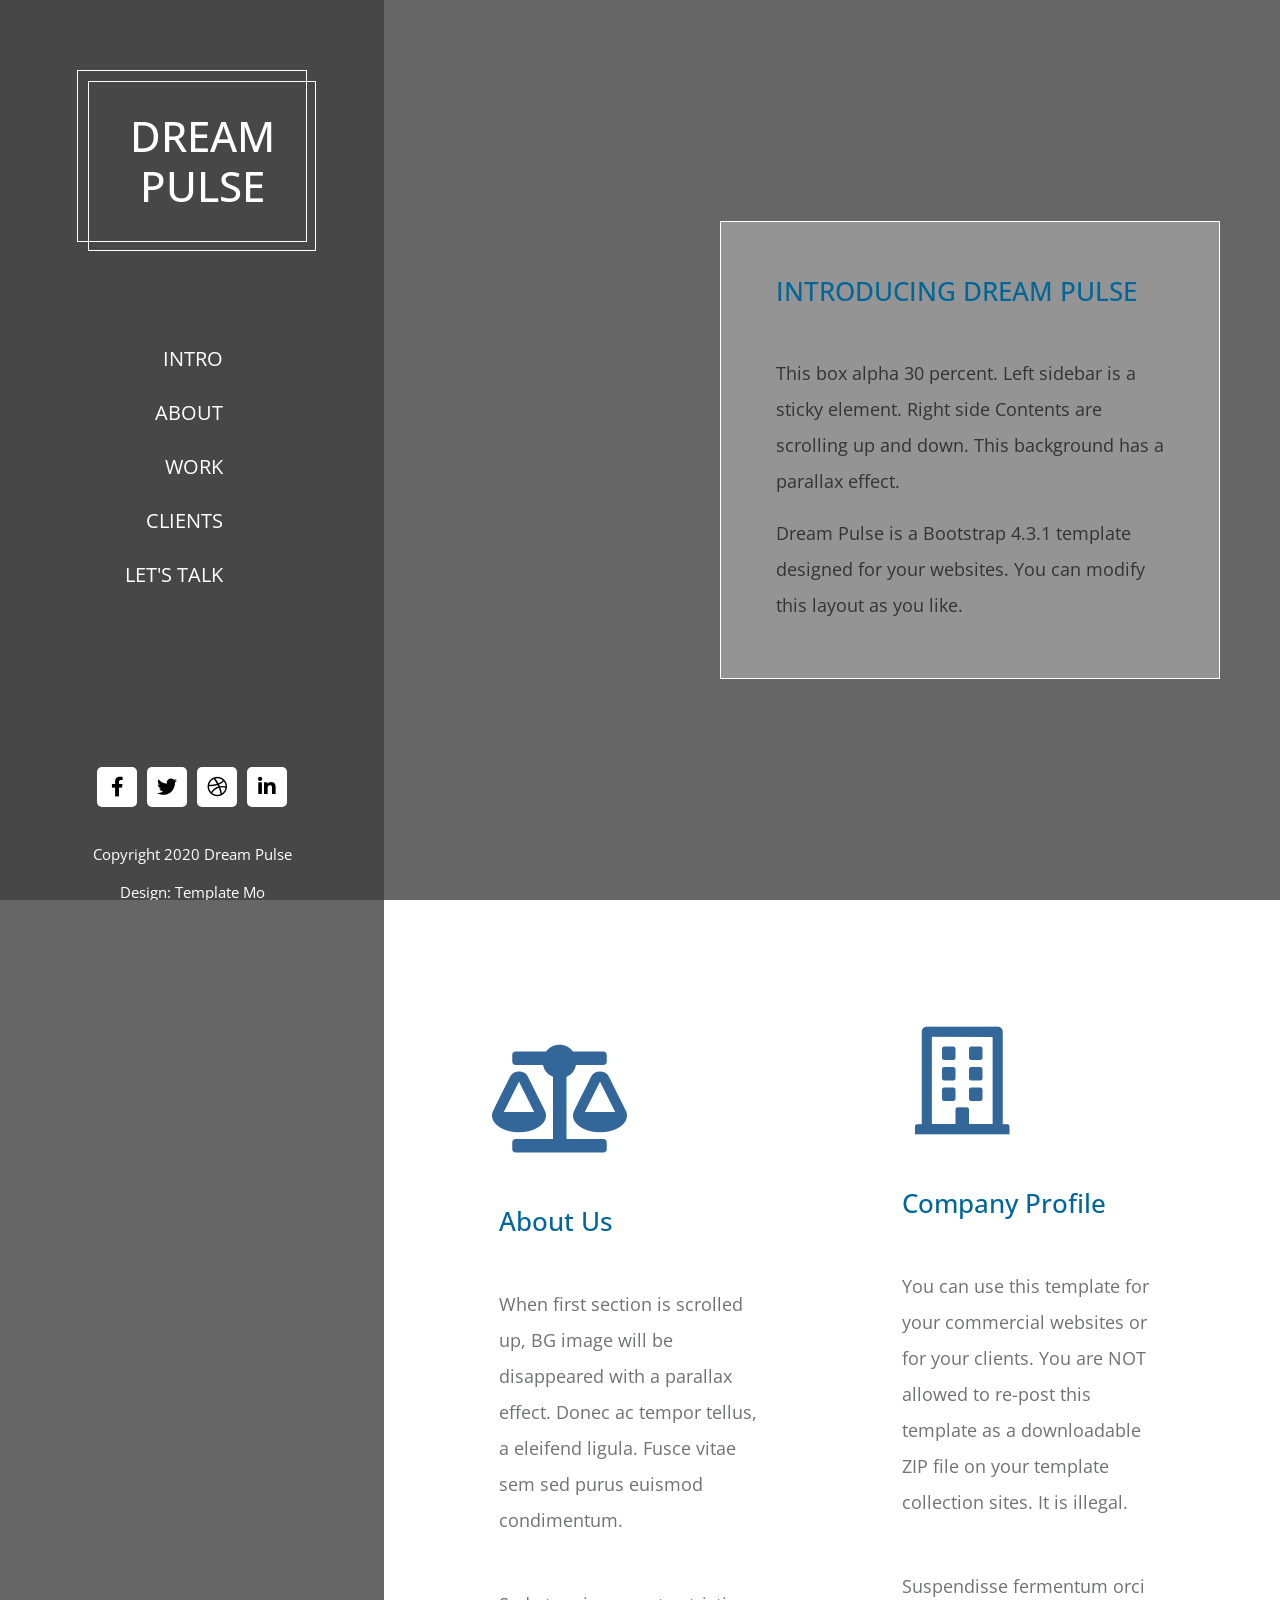
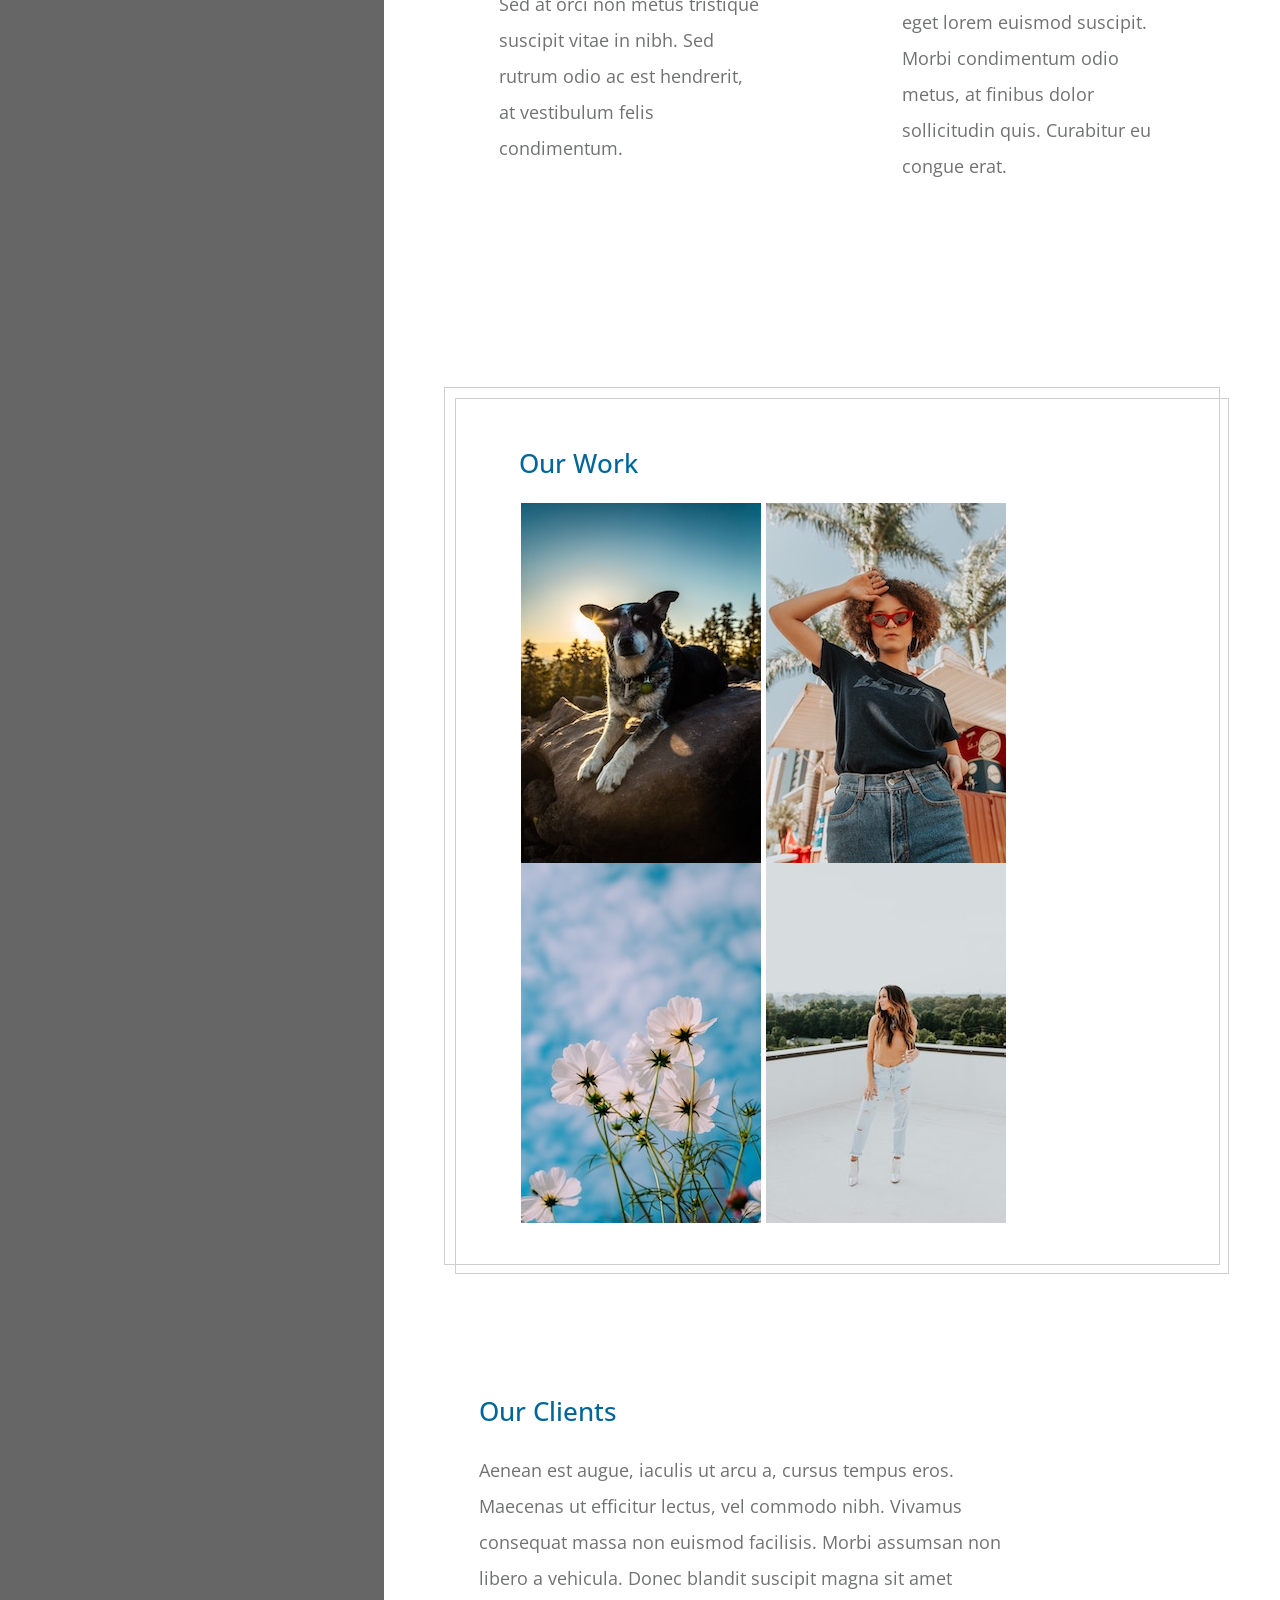
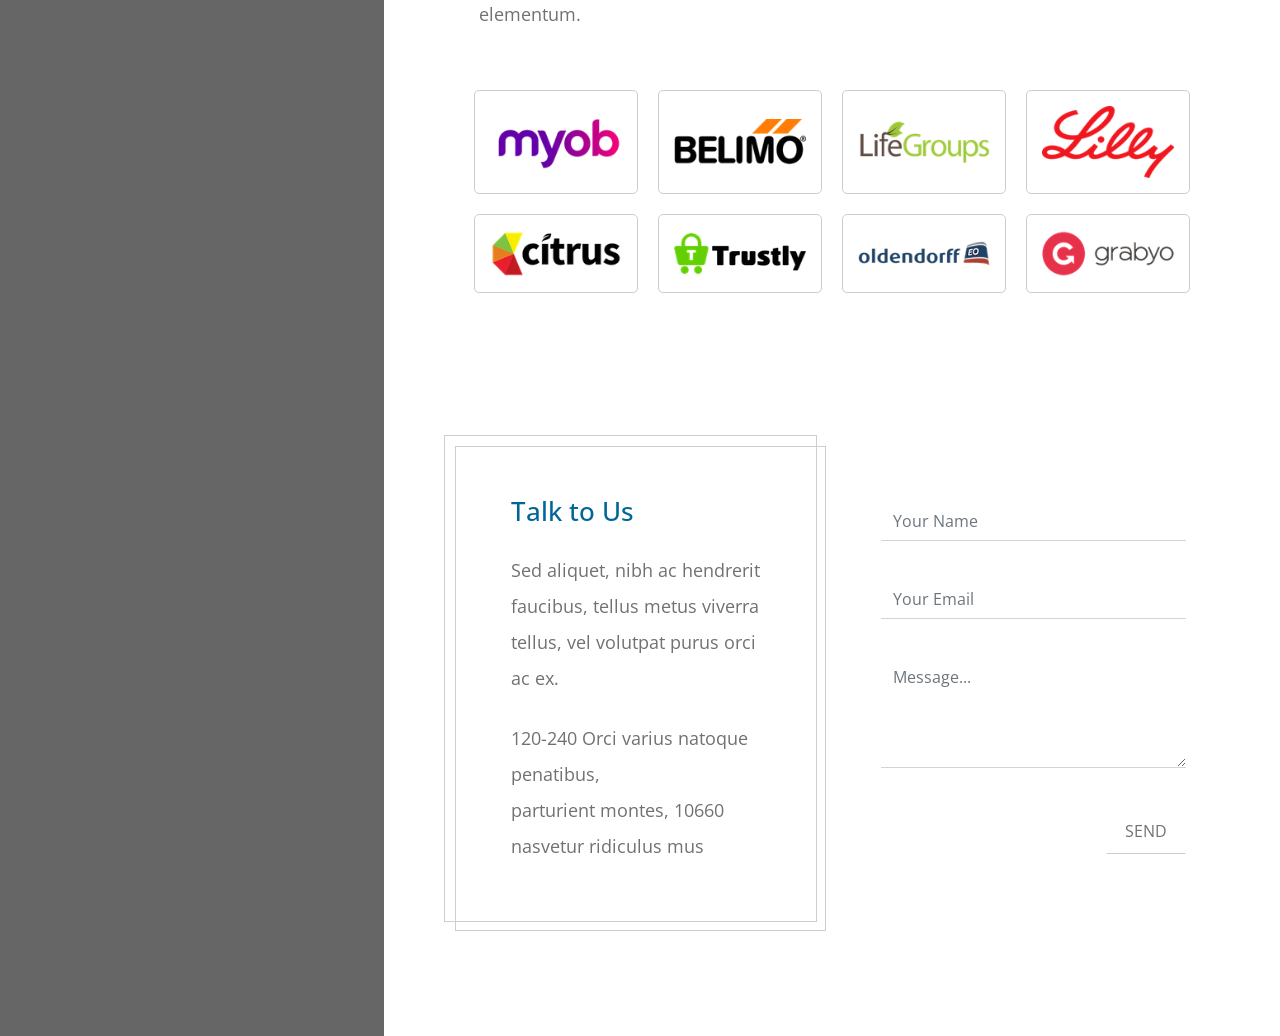
<file: Assesment/index.html>
<!DOCTYPE html>
<html lang="en">
  <head>
    <meta charset="UTF-8" />
    <meta name="viewport" content="width=device-width, initial-scale=1.0" />
    <meta http-equiv="X-UA-Compatible" content="ie=edge" />

    <title>My First websites</title>

    <link rel="stylesheet" href="https://fonts.googleapis.com/css?family=Open+Sans:400,600" />
    <link rel="stylesheet" href="css/all.min.css" />

    <Style>

      
    </Style>

  </head>
  <body>
    <main class="container-fluid">
      <div class="row">        
          <nav id="tmSidebar" class="tm-bg-black-transparent tm-sidebar">
            <button class="navbar-toggler" type="button" aria-label="Toggle navigation">
              <i class="fas fa-bars"></i>
            </button>
            <div class="tm-sidebar-sticky">
              <div class="tm-brand-box">
                <div class="tm-double-border-1">
                  <div class="tm-double-border-2">
                    <h1 class="tm-brand text-uppercase">Dream Pulse</h1>
                  </div>
                </div>
              </div>

              <ul id="tmMainNav" class="nav flex-column text-uppercase text-right tm-main-nav">
                <li class="nav-item">
                  <a href="#intro" class="nav-link active">
                    <span class="d-inline-block mr-3">Intro</span>
                    <span class="d-inline-block tm-white-rect"></span>
                  </a>
                </li>
                <li class="nav-item">
                  <a href="#about" class="nav-link">
                    <span class="d-inline-block mr-3">About</span>
                    <span class="d-inline-block tm-white-rect"></span>
                  </a>
                </li>
                <li class="nav-item">
                  <a href="#work" class="nav-link">
                    <span class="d-inline-block mr-3">Work</span>
                    <span class="d-inline-block tm-white-rect"></span>
                  </a>
                </li>
                <li class="nav-item">
                  <a href="#clients" class="nav-link">
                    <span class="d-inline-block mr-3">Clients</span>
                    <span class="d-inline-block tm-white-rect"></span>
                  </a>
                </li>
                <li class="nav-item">
                  <a href="#talk" class="nav-link">
                    <span class="d-inline-block mr-3">Let's Talk</span>
                    <span class="d-inline-block tm-white-rect"></span>
                  </a>
                </li>
              </ul>
              <ul class="nav flex-row tm-social-links">
                <li class="nav-item">
                  <a href="https://facebook.com" class="nav-link tm-social-link">
                    <i class="fab fa-facebook-f"></i>
                  </a>
                </li>
                <li class="nav-item">
                  <a href="https://twitter.com" class="nav-link tm-social-link">
                    <i class="fab fa-twitter"></i>
                  </a>
                </li>
                <li class="nav-item">
                  <a href="https://dribbble.com" class="nav-link tm-social-link">
                    <i class="fab fa-dribbble"></i>
                  </a>
                </li>
                <li class="nav-item">
                  <a href="https://linkedin.com" class="nav-link tm-social-link">
                    <i class="fab fa-linkedin-in"></i>
                  </a>
                </li>
              </ul>
              <footer class="text-center text-white small">
                <p class="mb--0 mb-2">Copyright 2020 Dream Pulse</p>
                <p class="mb-0">Design:
                  <a rel="nofollow" href="#" class="tm-footer-link">Template Mo</a>
                </p>
              </footer>
            </div>
          </nav>
          
          <main role="main" class="ml-sm-auto col-12">
            <div
              class="parallax-window"
              data-parallax="scroll"
              data-image-src="img/dream-pulse-header.jpg">
              <div class="tm-section-wrap">
                <section id="intro" class="tm-section">
                    <div class="tm-bg-white-transparent tm-intro">
                        <h2 class="tm-section-title mb-5 text-uppercase tm-color-primary">Introducing Dream Pulse</h2>
                        <p class="tm-color-gray">
                          This box alpha 30 percent. Left sidebar is a sticky element.
                          Right side Contents are scrolling up and down. This background has a
                          parallax effect.
                        </p>
                        <p class="mb-0 tm-color-gray">
                          Dream Pulse is a Bootstrap 4.3.1 template designed for your websites. You can modify this layout as you like.
                        </p>
                    </div>              
                </section>
            </div>            
          </div>

          <div class="tm-section-wrap bg-white">
            <section id="about" class="row tm-section">
              <div class="col-xl-6">
                <div class="tm-section-half">    
                    <div><i class="fas fa-6x fa-balance-scale mb-5 tm-section-icon"></i></div>                        
                    <h2 class="tm-section-title tm-color-primary mb-5">About Us</h2>
                    <p class="mb-5">
                      When first section is scrolled up, BG image will be
                      disappeared with a parallax effect. Donec ac tempor tellus, a
                      eleifend ligula. Fusce vitae sem sed purus euismod
                      condimentum.
                    </p>
                    <p>
                      Sed at orci non metus tristique suscipit vitae in nibh. Sed
                      rutrum odio ac est hendrerit, at vestibulum felis condimentum.
                    </p>
                </div>
              </div>
              <div class="col-xl-6">
                <div class="tm-section-half">
                    <div><i class="far fa-6x fa-building mb-5 tm-section-icon"></i></div>
                    <h2 class="tm-section-title tm-color-primary mb-5">Company Profile</h2>
                    <p class="mb-5">
                      You can use this template for your commercial websites or for your clients. 
                      You are NOT allowed to re-post this template as a downloadable ZIP file 
                      on your template collection sites. It is illegal.
                    </p>
                    <p>
                      Suspendisse fermentum orci eget lorem euismod suscipit. Morbi
                      condimentum odio metus, at finibus dolor sollicitudin quis.
                      Curabitur eu congue erat.
                    </p>
                </div>
              </div>
            </section>
          </div>
            
          <div class="tm-section-wrap bg-white">
            <section id="work" class="row tm-section">
              <div class="col-12">
                <div class="w-100 tm-double-border-1 tm-border-gray">
                    <div class="tm-double-border-2 tm-border-gray tm-box-pad">
                      <div class="tm-gallery-wrap">
                          <h2 class="tm-color-primary tm-section-title mb-4 ml-2">Our Work</h2>
                          <div class="tm-gallery">
                            <div class="tm-gallery-item">                        
                              <!-- <figure class="effect-bubba"> -->
                                <img src="img/gallery/01.jpg" alt="Our Work Image" class="img-fluid">
                                <img src="img/gallery/02.jpg" alt="Our Work Image" class="img-fluid">
                                <img src="img/gallery/03.jpg" alt="Our Work Image" class="img-fluid">
                                <img src="img/gallery/04.jpg" alt="Our Work Image" class="img-fluid">
                                <!-- <figcaption>
                                   <h2>Fresh <span>Bubba</span></h2> -->
                                  <!-- <p>Bubba likes to appear out of thin air.</p> -->
                                  <!-- <a href="img/gallery/large/01.jpg"></a> -->
                                <!-- </figcaption> -->
                              <!-- </figure> -->
                            </div>
                            <!-- <div class="tm-gallery-item"> -->
                              <!-- <figure class="effect-bubba"> -->
                                <!-- <img src="img/gallery/02.jpg" alt="Our Work Image" class="img-fluid"> -->
                                <!-- <figcaption>
                                  <h2>Fresh <span>Bubba</span></h2>
                                  <p>Bubba likes to appear out of thin air.</p> -->
                                  <!-- <a href="img/gallery/large/02.jpg"></a> -->
                                <!-- </figcaption>
                              </figure> -->
                            <!-- </div>
                            <div class="tm-gallery-item">
                              <figure class="effect-bubba">
                                <img src="img/gallery/03.jpg" alt="Our Work Image" class="img-fluid">
                                <figcaption>
                                  <h2>Fresh <span>Bubba</span></h2>
                                  <p>Bubba likes to appear out of thin air.</p>
                                  <a href="img/gallery/large/03.jpg">View more</a>
                                </figcaption>
                              </figure>
                            </div>
                            <div class="tm-gallery-item">
                              <figure class="effect-bubba">
                                <img src="img/gallery/04.jpg" alt="Our Work Image" class="img-fluid">
                                <figcaption>
                                  <h2>Fresh <span>Bubba</span></h2>
                                  <p>Bubba likes to appear out of thin air.</p>
                                  <a href="img/gallery/large/04.jpg">View more</a>
                                </figcaption>
                              </figure>
                            </div>
                            <div class="tm-gallery-item">
                              <figure class="effect-bubba">
                                <img src="img/gallery/05.jpg" alt="Our Work Image" class="img-fluid">
                                <figcaption>
                                  <h2>Fresh <span>Bubba</span></h2>
                                  <p>Bubba likes to appear out of thin air.</p>
                                  <a href="img/gallery/large/05.jpg">View more</a>
                                </figcaption>
                              </figure>
                            </div>
                            <div class="tm-gallery-item">
                              <figure class="effect-bubba">
                                <img src="img/gallery/06.jpg" alt="Our Work Image" class="img-fluid">
                                <figcaption>
                                  <h2>Fresh <span>Bubba</span></h2>
                                  <p>Bubba likes to appear out of thin air.</p>
                                  <a href="img/gallery/large/06.jpg">View more</a>
                                </figcaption>
                              </figure>
                            </div>
                            <div class="tm-gallery-item">
                              <figure class="effect-bubba">
                                <img src="img/gallery/07.jpg" alt="Our Work Image" class="img-fluid">
                                <figcaption>
                                  <h2>Fresh <span>Bubba</span></h2>
                                  <p>Bubba likes to appear out of thin air.</p>
                                  <a href="img/gallery/large/07.jpg">View more</a>
                                </figcaption>
                              </figure>
                            </div>
                            <div class="tm-gallery-item">
                              <figure class="effect-bubba">
                                <img src="img/gallery/08.jpg" alt="Our Work Image" class="img-fluid">
                                <figcaption>
                                  <h2>Fresh <span>Bubba</span></h2>
                                  <p>Bubba likes to appear out of thin air.</p>
                                  <a href="img/gallery/large/08.jpg">View more</a>
                                </figcaption>
                              </figure> --> 
                            </div>
                          </div>
                      </div>                        
                    </div>                  
                  </div>     
              </div>         
            </section>
          </div>
            
          <div class="tm-section-wrap bg-white">
            <section id="clients" class="row tm-section">
              <div class="col-12 tm-section-pad">
                  <div class="tm-flex-item-left">
                      <div class="tm-w-80">
                          <h2 class="tm-color-primary tm-section-title mb-4">Our Clients</h2>
                          <p class="mb-5">
                            Aenean est augue, iaculis ut arcu a, cursus tempus eros.
                            Maecenas ut efficitur lectus, vel commodo nibh. Vivamus
                            consequat massa non euismod facilisis. Morbi assumsan non libero
                            a vehicula. Donec blandit suscipit magna sit amet elementum.
                          </p>
                      </div>
                      
                      <div class="row tm-clients-images">
                        <div class="col-xl-3 col-lg-6 col-md-4 col-sm-6 tm-img-wrap">
                          <a href="https://google.com">
                            <img src="img/client-1.png" alt="Client Image" class="img-fluid tm-client-img" />
                          </a>                          
                        </div>
                        <div class="col-xl-3 col-lg-6 col-md-4 col-sm-6 tm-img-wrap">
                          <a href="https://facebook.com">
                            <img src="img/client-2.png" alt="Client Image" class="img-fluid tm-client-img" />
                          </a>                          
                        </div>
                        <div class="col-xl-3 col-lg-6 col-md-4 col-sm-6 tm-img-wrap">
                          <a href="https://twitter.com">
                            <img src="img/client-3.png" alt="Client Image" class="img-fluid tm-client-img" />
                          </a>                          
                        </div>
                        <div class="col-xl-3 col-lg-6 col-md-4 col-sm-6 tm-img-wrap">
                          <a href="https://instagram.com">
                            <img src="img/client-4.png" alt="Client Image" class="img-fluid tm-client-img" />
                          </a>                          
                        </div>
                        <div class="col-xl-3 col-lg-6 col-md-4 col-sm-6 tm-img-wrap">
                            <a href="https://google.com">
                              <img src="img/client-5.png" alt="Client Image" class="img-fluid tm-client-img" />
                            </a>                          
                          </div>
                          <div class="col-xl-3 col-lg-6 col-md-4 col-sm-6 tm-img-wrap">
                            <a href="https://facebook.com">
                              <img src="img/client-6.png" alt="Client Image" class="img-fluid tm-client-img" />
                            </a>                          
                          </div>
                          <div class="col-xl-3 col-lg-6 col-md-4 col-sm-6 tm-img-wrap">
                            <a href="https://twitter.com">
                              <img src="img/client-7.png" alt="Client Image" class="img-fluid tm-client-img" />
                            </a>                          
                          </div>
                          <div class="col-xl-3 col-lg-6 col-md-4 col-sm-6 tm-img-wrap">
                            <a href="https://instagram.com">
                              <img src="img/client-8.png" alt="Client Image" class="img-fluid tm-client-img" />
                            </a>                          
                          </div>
                      </div>
                  </div> 
              </div>                             
            </section>
          </div>
            
          <div class="tm-section-wrap bg-white">
            <section id="talk" class="row tm-section">
                <div class="col-xl-6 mb-5">
                  <div class="tm-double-border-1 tm-border-gray">
                    <div class="tm-double-border-2 tm-border-gray tm-box-pad">
                        <h2 class="tm-color-primary tm-section-title mb-4">Talk to Us</h2>
                        <p class="mb-4">
                          Sed aliquet, nibh ac hendrerit faucibus, tellus metus viverra
                          tellus, vel volutpat purus orci ac ex.
                        </p>
                        <p class="mb-3">
                          120-240 Orci varius natoque penatibus, <br>
                          parturient montes, 10660 <br>
                          nasvetur ridiculus mus
                        </p>
                    </div>                    
                  </div>                  
                </div>
                <div class="col-xl-6 mb-5">
                  <div class="tm-contact-form-wrap">
                    <form action="" method="POST" class="tm-contact-form">
                        <div class="form-group">
                          <input type="text" id="contact_name" name="contact_name" class="form-control rounded-0 border-top-0 border-right-0 border-left-0" placeholder="Your Name" required="" />
                        </div>
                        <div class="form-group">
                          <input type="email" id="contact_email" name="contact_email" class="form-control rounded-0 border-top-0 border-right-0 border-left-0" placeholder="Your Email" required="" />
                        </div>
                
                        <div class="form-group">
                          <textarea rows="4" id="contact_message" name="contact_message" class="form-control rounded-0 border-top-0 border-right-0 border-left-0" placeholder="Message..." required=""></textarea>
                        </div>
                
                        <div class="form-group mb-0">
                          <button type="submit" class="btn rounded-0 d-block ml-auto tm-btn-primary">
                            SEND
                          </button>
                        </div>
                      </form>
                  </div>                    
                </div>
              </section>
          </div>
        </main>        
      </div>
    </div>

  </body>
</html>
</file>
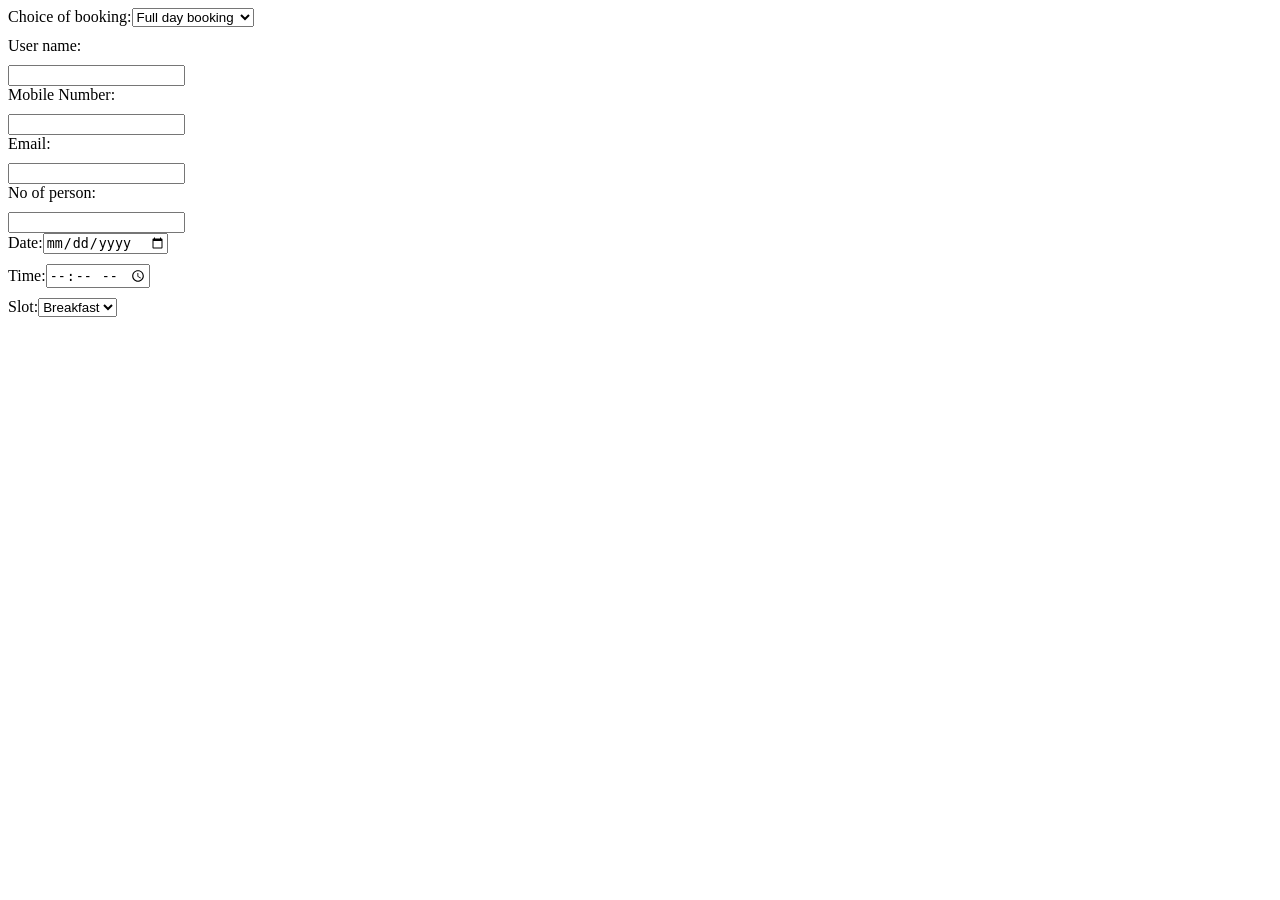
<file: Assesment/java script assesment.html>
<!DOCTYPE html>
<html lang="en">
<head>
    <meta charset="UTF-8">
    <meta name="viewport" content="width=device-width, initial-scale=1.0">
    <title>Restaurant Booking Form</title>
    <style>
        label {
            display: block;
            margin-bottom: 10px;
        }
    </style>
</head>
<body>

<script>
    document.addEventListener('DOMContentLoaded', function () {
        // Function to create form elements
        function createElement(type, attributes, parent, text) {
            const element = document.createElement(type);
            for (let key in attributes) {
                element.setAttribute(key, attributes[key]);
            }
            if (text) {
                element.textContent = text;
            }
            if (parent) {
                parent.appendChild(element);
            }
            return element;
        }

        // Create form
        const form = createElement('form', {}, document.body);

        // Choice of booking dropdown
        const bookingLabel = createElement('label', {}, form, 'Choice of booking:');
        const bookingDropdown = createElement('select', { id: 'bookingChoice', name: 'bookingChoice' }, form);
        ['Full day booking', 'Half day booking', 'Hourly booking'].forEach(function (option) {
            createElement('option', { value: option.toLowerCase() }, bookingDropdown, option);
        });
        bookingLabel.appendChild(bookingDropdown);

        // User name input
        createElement('label', { for: 'userName' }, form, 'User name:');
        createElement('input', { type: 'text', id: 'userName', name: 'userName' }, form);

        // Mobile number input
        createElement('label', { for: 'mobileNumber' }, form, 'Mobile Number:');
        createElement('input', { type: 'tel', id: 'mobileNumber', name: 'mobileNumber' }, form);

        // Email input
        createElement('label', { for: 'email' }, form, 'Email:');
        createElement('input', { type: 'email', id: 'email', name: 'email' }, form);

        // Number of persons input
        createElement('label', { for: 'numberOfPersons' }, form, 'No of person:');
        createElement('input', { type: 'number', id: 'numberOfPersons', name: 'numberOfPersons' }, form);

        // Date input
        const dateLabel = createElement('label', { for: 'date' }, form, 'Date:');
        const dateInput = createElement('input', { type: 'date', id: 'date', name: 'date' }, form);
        dateLabel.appendChild(dateInput);

        // Time input
        const timeLabel = createElement('label', { for: 'time' }, form, 'Time:');
        const timeInput = createElement('input', { type: 'time', id: 'time', name: 'time' }, form);
        timeLabel.appendChild(timeInput);

        // Slot dropdown (for Half day booking)
        const slotLabel = createElement('label', { for: 'slot' }, form, 'Slot:');
        const slotDropdown = createElement('select', { id: 'slot', name: 'slot' }, form);
        ['Breakfast', 'Lunch', 'Dinner'].forEach(function (option) {
            createElement('option', { value: option.toLowerCase() }, slotDropdown, option);
        });
        slotLabel.appendChild(slotDropdown);

        // Event listener for booking choice dropdown
        bookingDropdown.addEventListener('change', function () {
            const selectedOption = bookingDropdown.value;
            // Hide/show relevant fields based on the booking choice
            dateLabel.style.display = selectedOption === 'full day booking' ? 'block' : 'none';
            slotLabel.style.display = selectedOption === 'half day booking' ? 'block' : 'none';
            timeLabel.style.display = selectedOption === 'hourly booking' ? 'block' : 'none';
        });
    });
</script>

</body>
</html>
</file>
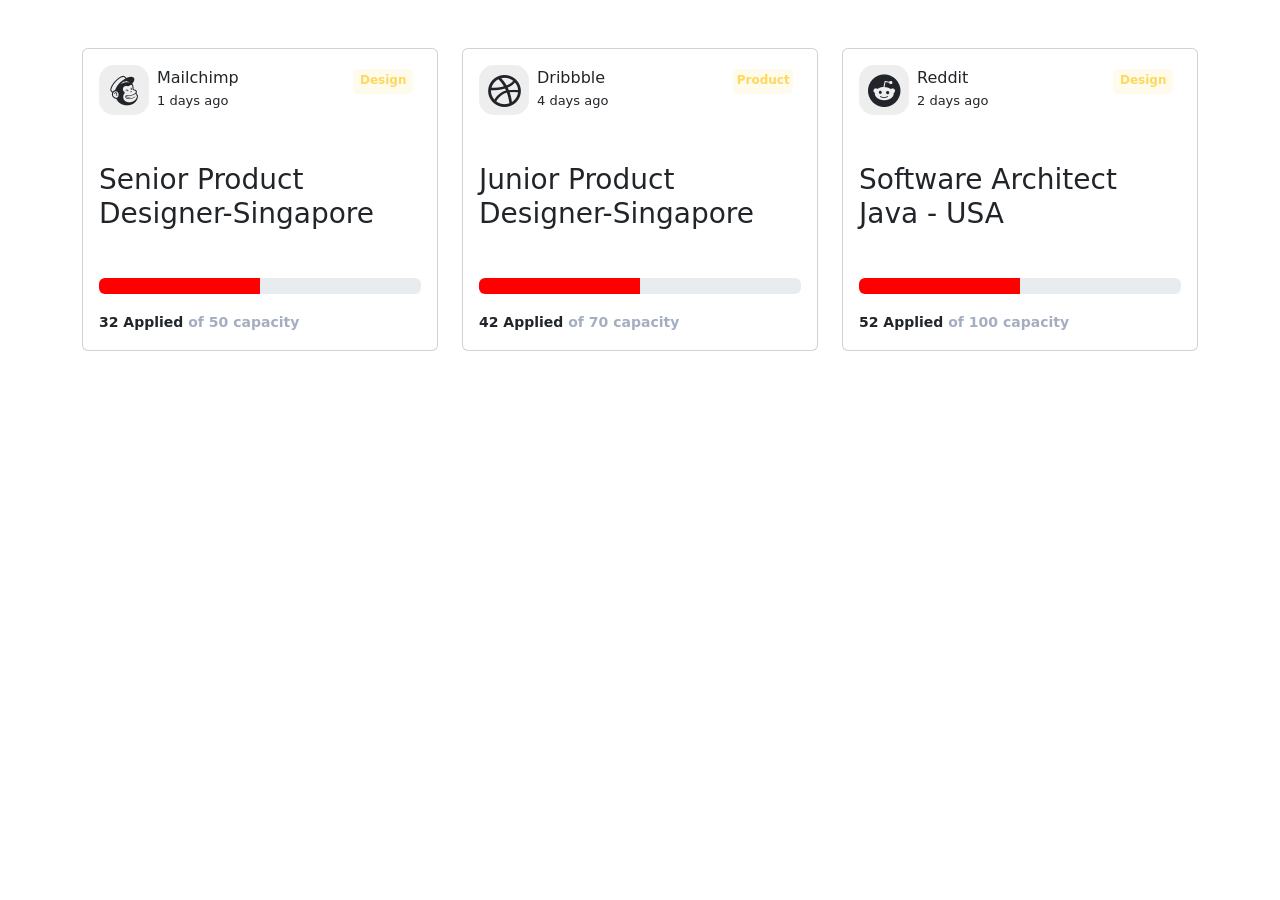
<file: Bootstrap Assesment/Framework Web Designing Assessment.html>
<!DOCTYPE html>
<html lang="en">
<head>
    <meta charset="UTF-8">
    <meta name="viewport" content="width=device-width, initial-scale=1.0">
    <title>Document</title>
    <link rel="stylesheet" href="style.css">
    <link rel="stylesheet" href="https://cdn.jsdelivr.net/npm/bootstrap@5.0.0-beta1/dist/css/bootstrap.min.css">
    <link rel="stylesheet" href=" https://cdn.jsdelivr.net/npm/bootstrap@5.0.0-beta1/dist/js/bootstrap.bundle.min.js
    ">
    <link rel="stylesheet" href="https://cdnjs.cloudflare.com/ajax/libs/jquery/3.2.1/jquery.min.js">
    <link rel="stylesheet" href=" https://cdn.jsdelivr.net/npm/boxicons@latest/css/boxicons.min.css">
   </head>
<body>
    <div class="container mt-5 mb-3">
    <div class="row">
    <div class="col-md-4">
    <div class="card p-3 mb-2">
    <div class="d-flex justify-content-between">
    <div class="d-flex flex-row align-items-center">
    <div class="icon"> <i class="bx bxl-mailchimp"></i> </div>
    <div class="ms-2 c-details">
    <h6 class="mb-0">Mailchimp</h6> <span>1 days ago</span>
    </div>
    </div>
    <div class="badge"> <span>Design</span> </div>
    </div>
    <div class="mt-5">
    <h3 class="heading">Senior Product<br>Designer-Singapore</h3>
    <div class="mt-5">
    <div class="progress">
    <div class="progress-bar" role="progressbar" style="width: 50%" aria-valuenow="50" aria-valuemin="0" aria-valuemax="100"></div>
    </div>
    <div class="mt-3"> <span class="text1">32 Applied <span class="text2">of 50 capacity</span></span> </div>
    </div>
    </div>
    </div>
    </div>
    <div class="col-md-4">
    <div class="card p-3 mb-2">
    <div class="d-flex justify-content-between">
    <div class="d-flex flex-row align-items-center">
    <div class="icon"> <i class="bx bxl-dribbble"></i> </div>
    <div class="ms-2 c-details">
    <h6 class="mb-0">Dribbble</h6> <span>4 days ago</span>
    </div>
    </div>
    <div class="badge"> <span>Product</span> </div>
    </div>
    <div class="mt-5">
    <h3 class="heading">Junior Product<br>Designer-Singapore</h3>
    <div class="mt-5">
    <div class="progress">
    <div class="progress-bar" role="progressbar" style="width: 50%" aria-valuenow="50" aria-valuemin="0" aria-valuemax="100"></div>
    </div>
    <div class="mt-3"> <span class="text1">42 Applied <span class="text2">of 70 capacity</span></span> </div>
    </div>
    </div>
    </div>
    </div>
    <div class="col-md-4">
    <div class="card p-3 mb-2">
    <div class="d-flex justify-content-between">
    <div class="d-flex flex-row align-items-center">
    <div class="icon"> <i class="bx bxl-reddit"></i> </div>
    <div class="ms-2 c-details">
    <h6 class="mb-0">Reddit</h6> <span>2 days ago</span>
    </div>
    </div>
    <div class="badge"> <span>Design</span> </div>
    </div>
    <div class="mt-5">
    <h3 class="heading">Software Architect <br>Java - USA</h3>
    <div class="mt-5">
    <div class="progress">
    <div class="progress-bar" role="progressbar" style="width: 50%" aria-valuenow="50" aria-valuemin="0" aria-valuemax="100"></div>
    </div>
    <div class="mt-3"> <span class="text1">52 Applied <span class="text2">of 100 capacity</span></span> </div>
    </div>
    </div>
    </div>
    </div>
    </div>
    </div>
</body>
</html>
</file>
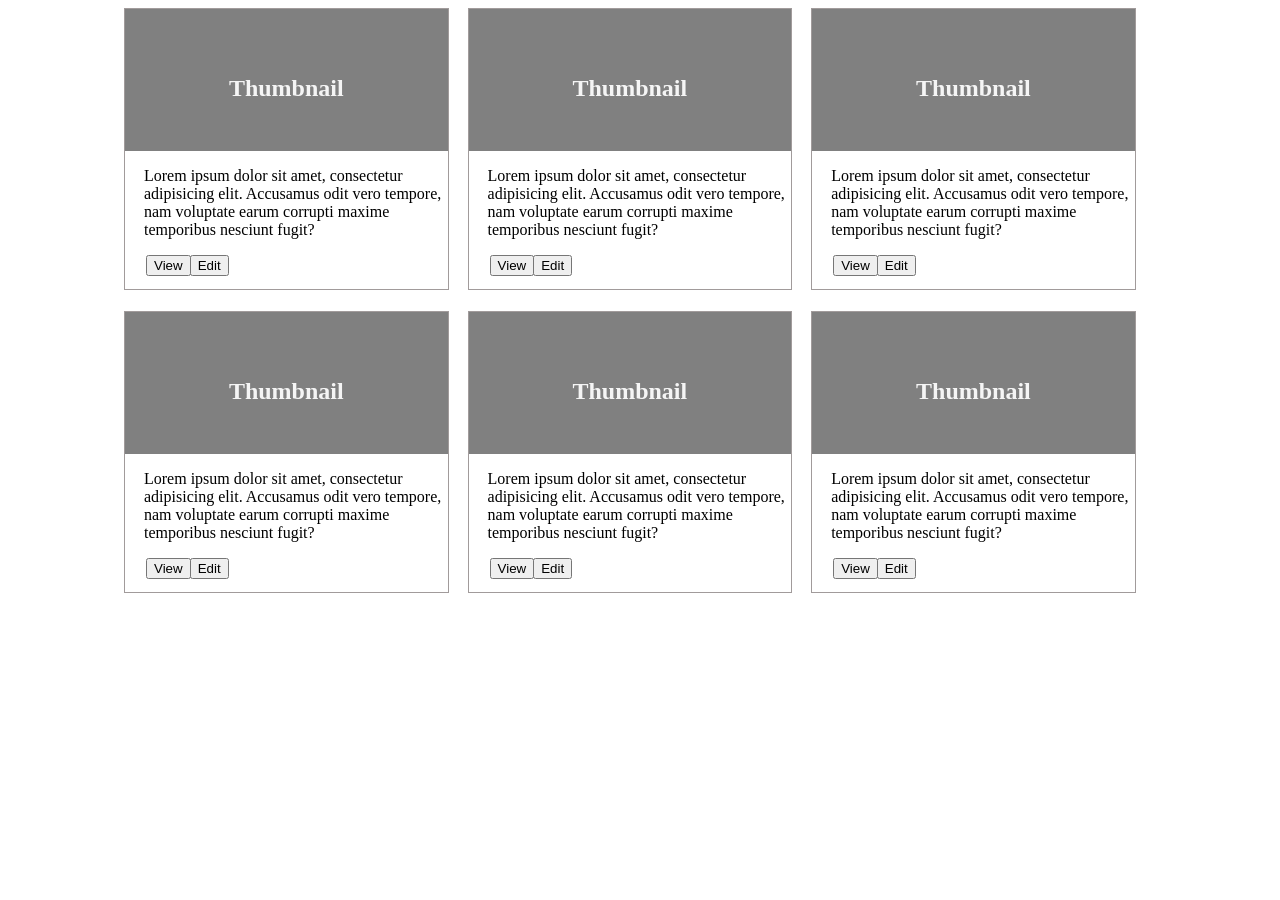
<file: CSS/05layouts.html>
<!DOCTYPE html>
<html lang="en">
<head>
    <meta charset="UTF-8">
    <meta name="viewport" content="width=device-width, initial-scale=1.0">
    <title>Document</title>
    <style>
        .sub {
            width: 29%;
            display: inline-block;
            border: 1px solid #a19b9b;
            margin-left: 15px;
        }

        .main {
            width: 88%;
            margin-left: 101px;
            margin-bottom: 21px;
        }

        .thumbnail {
            height: 50px;
            text-align: center;
            background: gray;
            padding: 46px;
            color: whitesmoke;
        }

        button {
            margin-left: 21px;
            margin-bottom: 13px;
        }

        p {
            margin-left: 19px;
        }
        button.mag {
    margin-left: -5px;
}</style>
</head>
<body>
    <div class="main">
        <div class="sub">
            <div class="thumbnail">
                <h2>Thumbnail</h2>
            </div>
            <p>Lorem ipsum dolor sit amet, consectetur adipisicing elit. Accusamus odit vero tempore, nam voluptate
                earum corrupti maxime temporibus nesciunt fugit?</p>
            <button>View</button>
            <button class="mag">Edit</button>
        </div>
        <div class="sub">
            <div class="thumbnail">
                <h2>Thumbnail</h2>
            </div>
            <p>Lorem ipsum dolor sit amet, consectetur adipisicing elit. Accusamus odit vero tempore, nam voluptate
                earum corrupti maxime temporibus nesciunt fugit?</p>
            <button>View</button>
            <button class="mag">Edit</button>
        </div>
        <div class="sub">
            <div class="thumbnail">
                <h2>Thumbnail</h2>
            </div>
            <p>Lorem ipsum dolor sit amet, consectetur adipisicing elit. Accusamus odit vero tempore, nam voluptate
                earum corrupti maxime temporibus nesciunt fugit?</p>
            <button>View</button>
            <button class="mag">Edit</button>
        </div>
    </div>
     <div class="main">
        <div class="sub">
            <div class="thumbnail">
                <h2>Thumbnail</h2>
            </div>
            <p>Lorem ipsum dolor sit amet, consectetur adipisicing elit. Accusamus odit vero tempore, nam voluptate
                earum corrupti maxime temporibus nesciunt fugit?</p>
            <button>View</button>
            <button class="mag">Edit</button>
        </div>
        <div class="sub">
            <div class="thumbnail">
                <h2>Thumbnail</h2>
            </div>
            <p>Lorem ipsum dolor sit amet, consectetur adipisicing elit. Accusamus odit vero tempore, nam voluptate
                earum corrupti maxime temporibus nesciunt fugit?</p>
            <button>View</button>
            <button class="mag">Edit</button>
        </div>
        <div class="sub">
            <div class="thumbnail">
                <h2>Thumbnail</h2>
            </div>
            <p>Lorem ipsum dolor sit amet, consectetur adipisicing elit. Accusamus odit vero tempore, nam voluptate
                earum corrupti maxime temporibus nesciunt fugit?</p>
            <button>View</button>
            <button class="mag">Edit</button>
        </div>
    </div>
</body>
</html>
</file>
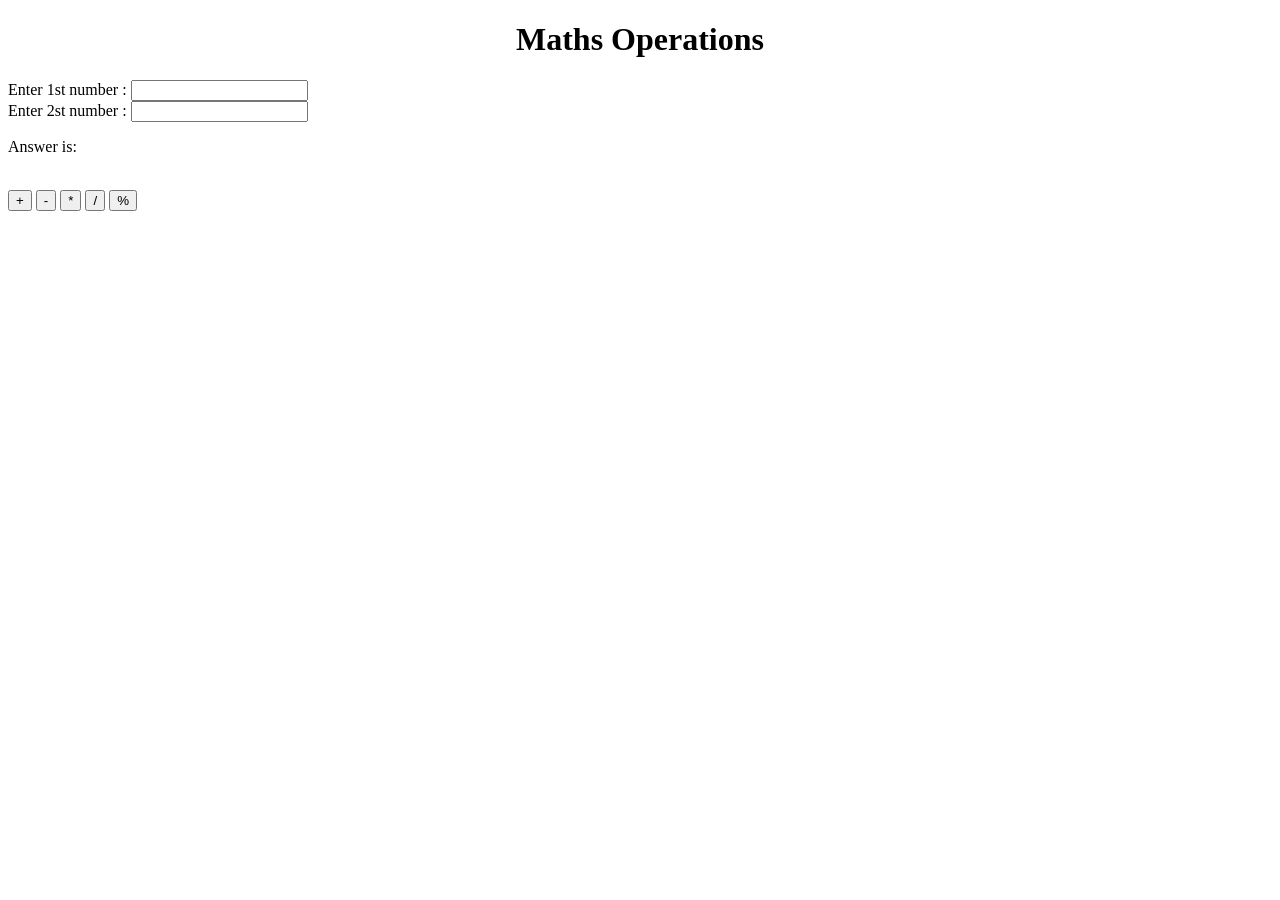
<file: JAVASCRIPT BASIC/calc.html>
<!DOCTYPE html>
<html lang="en">

<head>
    <meta charset="UTF-8">
    <meta name="viewport" content="width=device-width, initial-scale=1.0">
    <title>Document</title>

    <style>
         


    </style>
</head>

<body>
    <h1 style="text-align: center;">Maths Operations</h1>

    <span>Enter 1st number :</span> <input type="text" name="" id="one" >
    <br>
    <span>Enter 2st number :</span>  <input type="text" name="" id="two">
    <br>
    <p>Answer is: <span id="total"></span> </p>
    <br>

    <button onclick="puls()"> +</button>
    <button onclick="minas()"> -</button>
    <button onclick="multi()"> *</button>
    <button onclick="devide()"> /</button>
    <button onclick="per()"> %</button>

    <script>
        function puls() {
            let a = document.getElementById("one").value;
            let b = document.getElementById("two").value;

            let c = Number(a) + Number(b);
            document.getElementById("total").innerHTML =  c;

        }
        function minas() {
            let a = document.getElementById("one").value;
            let b = document.getElementById("two").value;

            let c = Number(a) - Number(b);
            document.getElementById("total").innerHTML = c;

        }
        function multi() {
            let a = document.getElementById("one").value;
            let b = document.getElementById("two").value;

            let c = Number(a) * Number(b);
            document.getElementById("total").innerHTML = c;

        }
        function devide() {
            let a = document.getElementById("one").value;
            let b = document.getElementById("two").value;

            let c = Number(a) / Number(b);
            document.getElementById("total").innerHTML = c;

        }
        function per() {
            let a = document.getElementById("one").value;
            let b = document.getElementById("two").value;

            let c = Number(a) + Number(b);
            document.getElementById("total").innerHTML = c/100*100;

        }
    </script>
</body>

</html>
</file>
<file: Bootstrap Assesment/style.css>
body {
    background-color: #eee
}

.card {
    border: none;
    border-radius: 10px
}

.c-details span {
    font-weight: 300;
    font-size: 13px
}

.icon {
    width: 50px;
    height: 50px;
    background-color: #eee;
    border-radius: 15px;
    display: flex;
    align-items: center;
    justify-content: center;
    font-size: 39px
}

.badge span {
    background-color: #fffbec;
    width: 60px;
    height: 25px;
    padding-bottom: 3px;
    border-radius: 5px;
    display: flex;
    color: #fed85d;
    justify-content: center;
    align-items: center
}

.progress {
    height: 10px;
    border-radius: 10px
}

.progress div {
    background-color: red
}

.text1 {
    font-size: 14px;
    font-weight: 600
}

.text2 {
    color: #a5aec0
}
</file>
